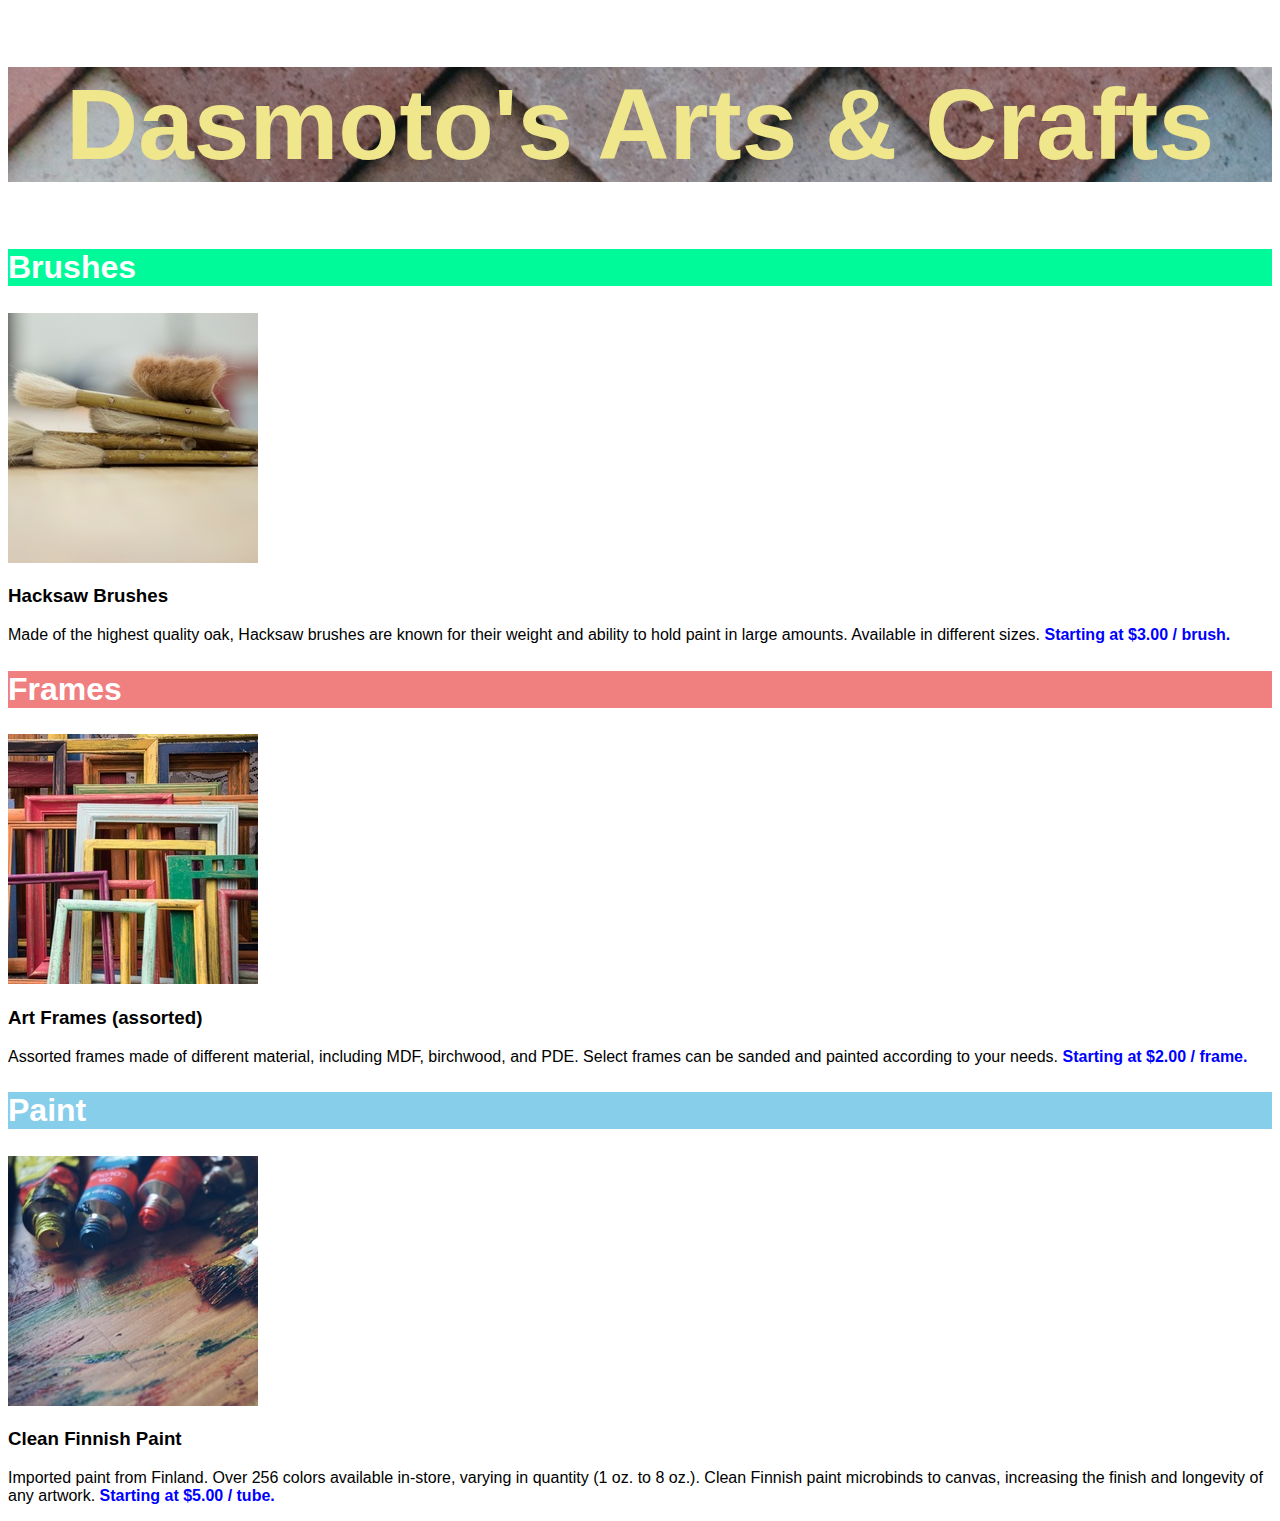
<file: index.html>
<!DOCTYPE html>
<html>
<head>
  <title>Dasmoto's Arts & Crafts</title>
  <link href="resources/css/index.css" type="text/css" rel="stylesheet">
</head>
<body>
<style>
    h1 {
  background-image: url("resources/images/pattern.jpeg");
  text-align: center;
  font-size: 100px;
  color: khaki;
}
</style>

  <h1>Dasmoto's Arts & Crafts</h1>

  <!-- Brushes Section -->

  <div class="item">
    <h2 id="brush">Brushes</h2>
    <img src="resources/images/brush.jpeg">
    <h3>Hacksaw Brushes</h3>
    <p>Made of the highest quality oak, Hacksaw brushes are known for their weight and ability to hold paint in large amounts. Available in different sizes. <span class="price">Starting at $3.00 / brush.</span></p>
  </div>

  <!-- Frames Section -->

  <div class="item">
    <h2 id="frame">Frames</h2>
    <img src="resources/images/frames.jpeg">
    <h3>Art Frames (assorted)</h3>
    <p>Assorted frames made of different material, including MDF, birchwood, and PDE. Select frames can be sanded and painted according to your needs. <span class="price">Starting at $2.00 / frame.</span></p>
  </div>

  <!-- Paint Section -->

  <div class="item">
    <h2 id="paint">Paint</h2>
    <img src="resources/images/finnish.jpeg">
    <h3>Clean Finnish Paint</h3>
    <p>Imported paint from Finland. Over 256 colors available in-store, varying in quantity (1 oz. to 8 oz.). Clean Finnish paint microbinds to canvas, increasing the finish and longevity of any artwork. <span class="price">Starting at $5.00 / tube.</span>
  </div>

</body>
</html>
</file>
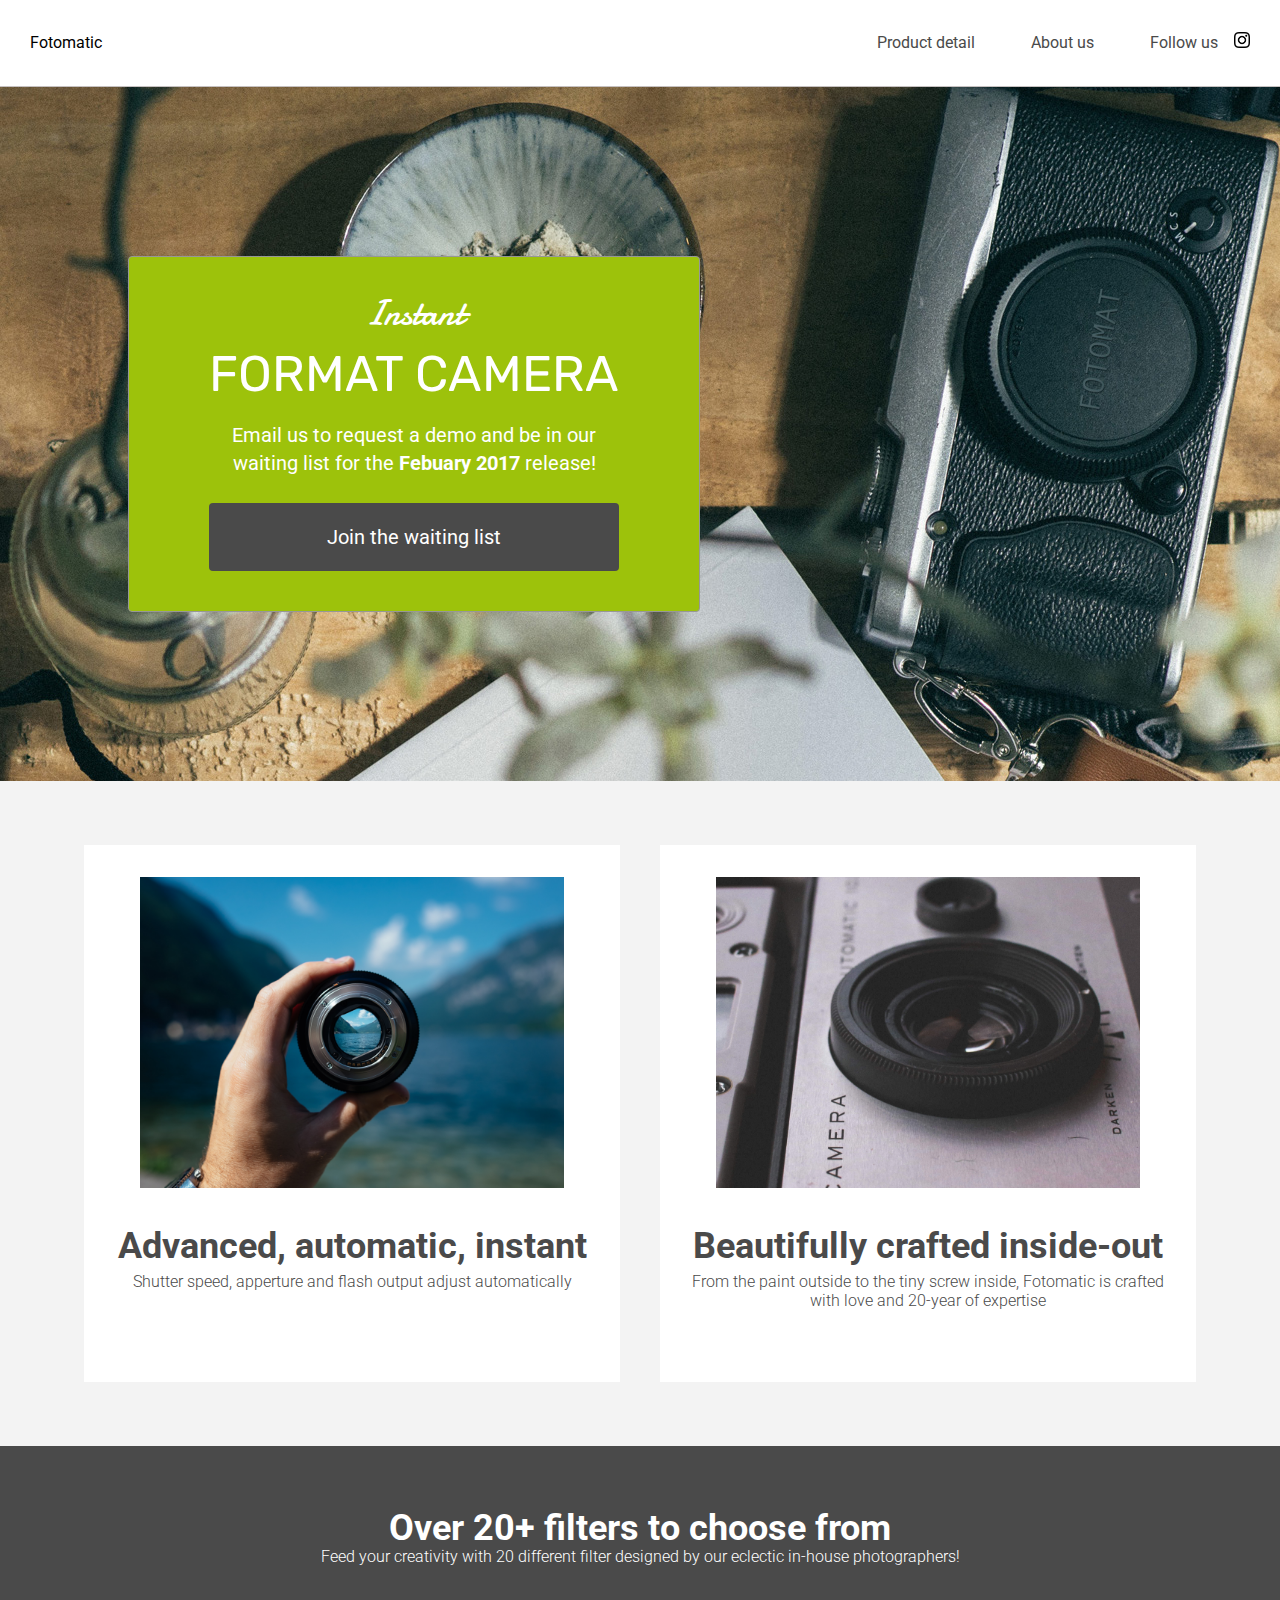
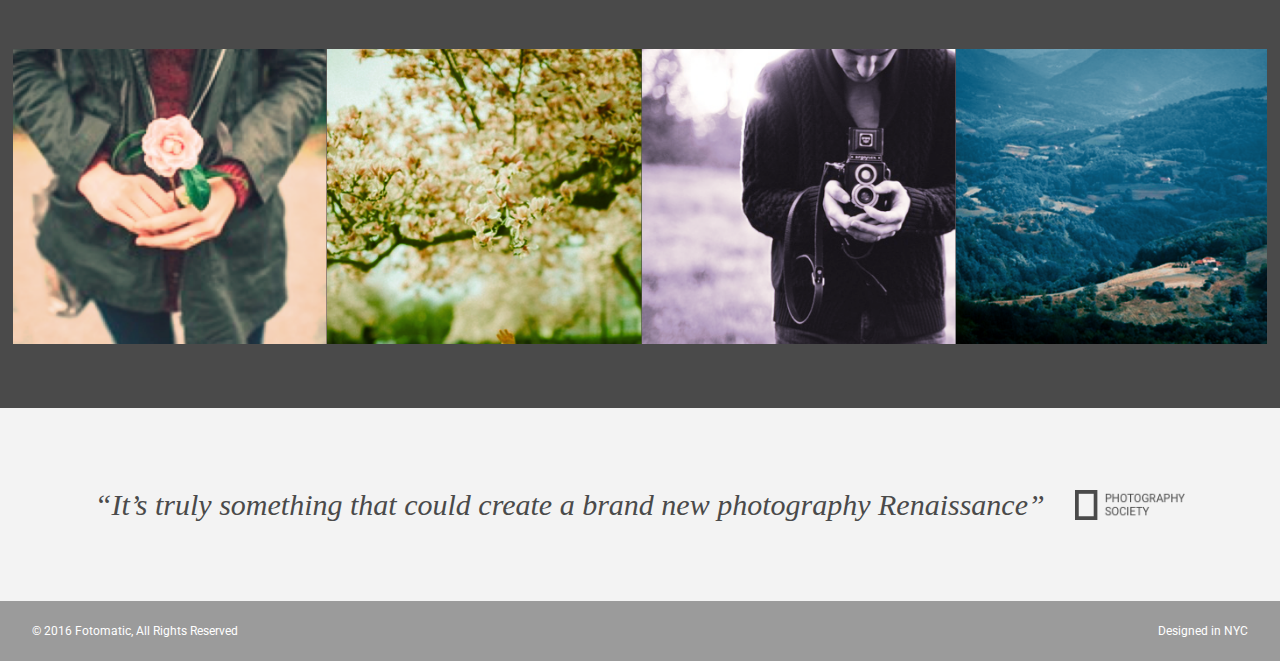
<file: fotomatic/index.html>
<!DOCTYPE html>
<html>
<head>
  <link href="https://fonts.googleapis.com/css?family=Damion" rel="stylesheet">
  <link href="https://fonts.googleapis.com/css?family=Rubik" rel="stylesheet">
  <link href="https://fonts.googleapis.com/css?family=Roboto:300,400,600,700" rel="stylesheet">
  <link rel="stylesheet" href="./resources/css/reset.css">
  <link rel="stylesheet" href="./resources/css/style.css">
  <title>Fotomatic</title>
</head>
<body>
  <!-- Header -->
  <header>
    <div class="content">
      <a href="index.html" class="desktop logo">Fotomatic</a>
      <nav class="desktop">
        <ul>
          <li><a href="#">Product detail</a></li>
          <li><a href="#">About us</a></li>
          <li><a href="https://www.instagram.com/" target="_blank">Follow us <img class="icon" src="./resources/images/instagram.png"></a></li>
          <li><a href="#" class="button">Join us</a></li>
        </ul>
      </nav>
      <nav class="mobile">
        <ul>
          <li><a href="#"><img src="./resources/images/ic-logo.svg"></a></li>
          <li><a href="#"><img src="./resources/images/ic-product-detail.svg"></a></li>
          <li><a href="#"><img src="./resources/images/ic-about-us.svg"></a></li>
          <li><a href="#" class="button">Join us</a></li>
        </ul>
      </nav>
    </div>
  </header>

  <!-- Main Content -->
  <div class="main-content">

    <!-- Sign Up Section -->
    <div id="sign-up-section" class="banner">
      <div id="sign-up-cta">
        <div class="content center">
          <div class="header">
            <h2 class="cursive">Instant</h2>
            <h1 class="striking">FORMAT CAMERA</h1>
          </div>
          <div class="email">
            <span>
              Email us to request a demo and be in our waiting list for the <strong>Febuary 2017</strong> release!
            </span>
            <div class="button">Join the waiting list</div>
          </div>
        </div>
      </div>
    </div>

    <!-- Features Section -->
    <div id="features-section">
      <div class="feature">
        <div class="center">
          <div class="image-container">
            <img src="./resources/images/feature-1.png" />
          </div>
          <div class="content">
            <h2>Advanced, automatic, instant</h2>
            <h3>Shutter speed, apperture and flash output adjust automatically</h3>
          </div>
        </div>
      </div>
      <div class="feature">
        <div class="center">
          <div class="image-container">
            <img src="./resources/images/feature-2.png" />
          </div>
          <div class="content">
            <h2>Beautifully crafted inside-out</h2>
            <h3>From the paint outside to the tiny screw inside, Fotomatic is crafted with love and 20-year of expertise</h3>
          </div>
        </div>
      </div>
    </div>

    <!-- Filters Section -->
    <div id="filters-section">
      <div class="content center">
        <h2>Over 20+ filters to choose from</h2>
        <h3>Feed your creativity with 20 different filter designed by our eclectic in-house photographers!</h3>
      </div>
      <div class="images-container">
        <div class="image-container">
          <img src="./resources/images/filter-1.png" />
        </div>
        <div class="image-container">
          <img src="./resources/images/filter-2.png" />
        </div>
        <div class="image-container">
          <img src="./resources/images/filter-3.png" />
        </div>
        <div class="image-container extra">
          <img src="./resources/images/filter-4.png" />
        </div>
      </div>
    </div>

    <!-- Quotes Section -->
    <div id="quotes-section">
      <div class="content center">
        <span class="quote">“It’s truly something that could create a brand new photography Renaissance”</span>
        <img class="quote-citation" src="./resources/images/photography-logo.png" />
      </div>
    </div>

    <!-- Footer -->
    <footer>
      <div class="content">
        <span class="copyright">© 2016  Fotomatic, All Rights Reserved</span>
        <span class="location">Designed in NYC</span>
      </div>
    </footer>

  </div>
</body>
</html>
</file>
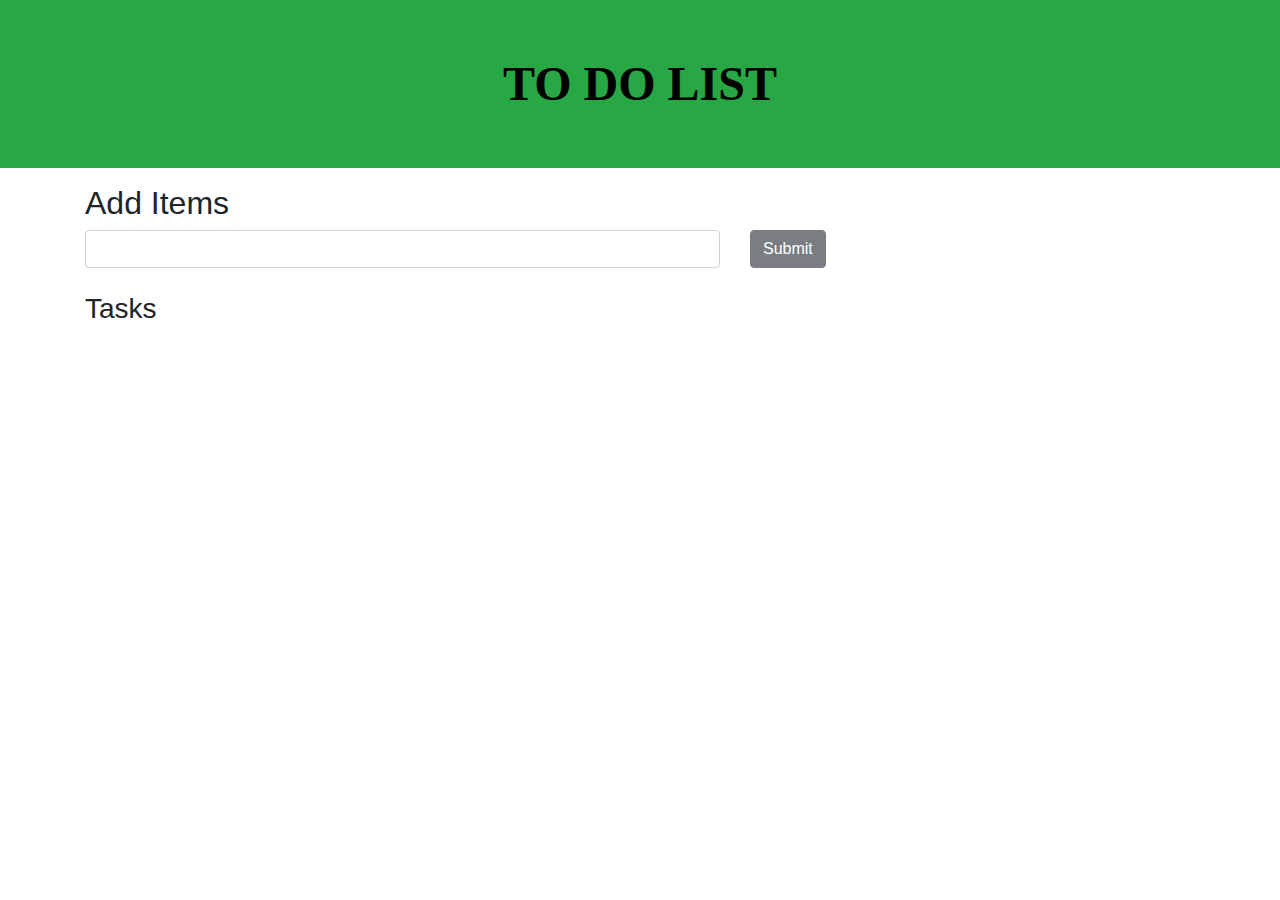
<file: TO DO LIST/index.html>
<!DOCTYPE html>
<html lang="en">

<head>
    <meta charset="UTF-8">
    <meta name="viewport" content="width=device-width, initial-scale=1.0">

    <link rel="stylesheet" href="https://stackpath.bootstrapcdn.com/bootstrap/4.3.1/css/bootstrap.min.css"
        integrity="sha384-ggOyR0iXCbMQv3Xipma34MD+dH/1fQ784/j6cY/iJTQUOhcWr7x9JvoRxT2MZw1T" crossorigin="anonymous">

    <script src="script.js"></script>

    <title>To Do List</title>
</head>

<body>
    <header class="bg-success text-white p-5">
        <div class="container">
            <div class="row">
                <div class="col-lg-12 col-md-12 col-sm-12">
                    <center>
                        <font face="Center" size="11" color="black">
                            <strong>TO DO LIST</strong>
                        </font>
                    </center>

                </div>
            </div>
        </div>
    </header>

    <div class="container mt-3">
        <h2>Add Items</h2>

        <label id="lblsuccess" class="text-success" style="display: none;">
        </label>

        <form id="addForm">
            <div class="row">
                <div class="col-lg-7 col-md-7 col-sm-7">

                    <input type="text" onkeyup="toggleButton(this, 'submit')" class="form-control" id="item">
                </div>

                <div class="col-lg-5 col-md-5 col-sm-5">
                    <input type="submit" class="btn btn-dark" id="submit" value="Submit" disabled>
                </div>
            </div>
        </form>

        <h3 class="mt-4">Tasks</h3>

        <form id="addForm">
            <ul class="list-group" id="items"></ul>
        </form>
    </div>
</body>

</html>
</file>
<file: resources/css/index.css>
h1,
h2,
h3,
p {
    font-family: "Helvetica", sans-serif;
}

.item h2 {
    font-size: 32px;
    font-weight: bold;
    color: white;
}

.price {
    font-weight: bold;
    color: blue;
}

#brush {
    background-color: mediumspringgreen;
}

#frame {
    background-color: lightcoral;
}

#paint {
    background-color: skyblue;
}
</file>
<file: fotomatic/resources/css/style.css>
/* Universal Styles */

html {
  font-family: "Roboto", sans-serif;
  font-size: 16px;
}

.main-content {
  position: relative;
  top: 5.3125rem; /* To offset for fixed header. */
}

.center {
  text-align: center;
}

.button {
  border-radius: 4px;
  background-color: #4a4a4a;
  color: white;
}

.image-container {
  overflow: hidden;
}

.image-container img {
  display: block;
  max-width: 100%;
}

@media only screen and (max-width: 895px) {
  .main-content {
    top: 2.5625rem;
  }
}

/* Header */

header {
  position: fixed;
  z-index: 100;
  width: 100%;
  border-bottom: solid 1px #c6c1c1;
  background-color: white;
}

header .content {
  display: flex;
  align-items: center;
  padding: 1.875rem;
}

header .logo {
  flex: 1;
}

header nav ul {
  display: flex;
}

nav li {
  padding-left: 3.5rem;
}

nav a {
  vertical-align: bottom;
  line-height: 1.6;
  font-size: 1rem;
  color: #4a4a4a;
}

nav .button {
  padding: .1875rem .5rem;
  background-color: #9dc20b;
  line-height: 1.6;
  color: white;
}

nav li:last-child {
  display: none;
}

header .icon {
  width: 1rem;
  padding-left: .75rem;
}

header .mobile {
  display: none;
}

@media only screen and (max-width: 895px) {
  nav li:last-child {
    display: block;
  }

  header .content {
    padding: 1rem 1rem;
  }
}

@media only screen and (max-width: 600px) {
  header .desktop {
    display: none;
  }

  header .mobile {
    display: block;
    width: 100%;
  }

  header .content {
    padding: .5rem 0;
  }

  header .mobile ul {
    display: flex;
    justify-content: space-around;
    align-items: center;
    width: 100%;
  }

  header .mobile li {
    padding: 0;
  }
}

/* Sign Up Section */

#sign-up-section {
  display: flex;
  justify-content: flex-start;
  align-items: flex-start;
  height: 43.5rem;
  background-image: url('../images/banner-landingpage.jpg');
  background-position: bottom;
  background-size: cover;
  background-repeat: no-repeat;
}

#sign-up-cta {
  position: relative;
  top: 171px;
  left: 10%;
  padding: 0 5rem 2.5rem 5rem;
  border: solid 1px #979797;
  border-radius: 4px;
  background-color: #9dc20b;
}

#sign-up-cta .content {
  width: 25.625rem;
  margin-top: 2rem;
  font-family: "Roboto", sans-serif;
  font-size: 1.25rem;
  line-height: 1.4;
  color: white;
}

#sign-up-cta h1 {
  font-size: 3.125rem;
}

#sign-up-cta h2 {
  font-size: 2.25rem;
}

#sign-up-cta span strong {
  font-weight: bold;
}

#sign-up-cta .cursive {
  font-family: "Damion", cursive;
}

#sign-up-cta .striking {
  font-family: "Rubik", sans-serif;
  padding-bottom: .75rem;
}

#sign-up-cta .button {
  margin-top: 1.625rem;
  padding: 1.25rem 7.25rem;
}

@media only screen and (max-width: 895px) {
  #sign-up-section {
    align-items: center;
    justify-content: center;
    height: 28rem;
  }

  #sign-up-cta {
    position: static;
    width: auto;
    height: auto;
    background-color: transparent;
    border: none;
  }

  #sign-up-cta .content {
    margin-top: 0;
  }

  #sign-up-cta .email {
    display: none;
  }

  #sign-up-cta h1 {
    font-size: 3.125rem;
  }

  #sign-up-cta h2 {
    font-size: 2.25rem;
  }
}

@media only screen and (max-width: 600px) {
  #sign-up-section {
    height: 20rem;
  }

  #sign-up-cta h1 {
    font-size: 2.25rem;
  }

  #sign-up-cta h2 {
    font-size: 2rem;
  }
}

/* Features Section */

#features-section {
  display: flex;
  justify-content: space-between;
  padding: 4rem 5%;
  background-color: #f3f3f3;
}

.feature {
  flex: 1;
  padding: 2rem;
  margin: 0px 1.25rem;
  background-color: white;
}

.feature .image-container {
  width: 90%;
  height: 65%;
  margin: 0 auto;
}

.feature .content {
  padding: 2.5rem 0;
}

.feature h2 {
  padding-bottom: .5rem;
  font-size: 2.25rem;
  font-weight: bold;
  color: #4a4a4a;
}

.feature h3 {
  font-size: 1rem;
  line-height: 1.2;
  font-weight: 300;
  color: #4a4a4a;
}

@media only screen and (max-width: 895px) {
  #features-section {
    padding: 1rem;
  }

  .feature {
    margin: 0px .5rem;
    padding: 1rem;
  }

  .feature h2 {
    font-size: 2rem;
    line-height: 1.3;
  }

  .feature h3 {
    font-size: .875rem;
    line-height: 1.4;
  }
}

@media only screen and (max-width: 600px) {
  #features-section {
    flex-flow: column;
    padding: 0;
  }

  .feature {
    margin: 0;
    padding: 1.25rem 1rem 0 1rem;
  }

  .feature .content {
    padding: 1.25rem 0 1.875rem 0;
  }
}

/* Filters Section */

#filters-section {
  padding: 4rem 0;
  background-color: #4a4a4a;
}

#filters-section .content {
  padding: 0 .625rem;
  margin-bottom: 5rem;
}

#filters-section .content h2 {
  font-size: 2.25rem;
  font-weight: bold;
  color: white;
}

#filters-section .content h3 {
  font-size: 1rem;
  line-height: 1.4;
  font-weight: 300;
  color: white;
}

#filters-section .images-container {
  display: flex;
  max-width: 100%;
  padding: 0 1%;
}

@media only screen and (max-width: 600px) {
  #filters-section {
    padding: 1.5rem 0 0 0;
  }

  #filters-section .content {
    margin-bottom: 1rem;
  }

  #filters-section .content h2 {
    padding-bottom: .625rem;
    font-size: 1.125rem;
    line-height: 1.3;
    font-weight: normal;
  }

  #filters-section .content h3 {
    font-size: .875rem;
    line-height: 1.4;
  }

  #filters-section .images-container {
    padding: 0;
  }

  #filters-section .extra {
    display: none;
  }
}

/* Quotes Section */

#quotes-section {
  background-color: #f3f3f3;
}

#quotes-section .content {
  display: flex;
  align-items: center;
  justify-content: center;
  padding: 5rem 1.5rem;
}

#quotes-section .quote {
  padding-right: 1.875rem;
  font-family: "Palatino", serif;
  font-size: 1.875rem;
  line-height: 1.1;
  font-style: italic;
  color: #4a4a4a;
}

#quotes-section .quote-citation {
  height: 1.875rem;
}

@media only screen and (max-width: 895px) {
  #quotes-section .content {
    padding: 3rem 1.5rem;
  }
}

@media only screen and (max-width: 600px) {
  #quotes-section .content {
    flex-flow: column;
    padding: 1.875rem .625rem;
  }

  #quotes-section .quote {
    font-size: 1.5rem;
    line-height: 1.4;
  }

  #quotes-section .quote-citation {
    display: block;
    padding-top: 1rem;
    margin: auto;
  }
}

/* Footer */

footer {
  background-color: #9b9b9b;
  padding: 1.5rem 2rem;
}

footer .content {
  color: white;
  display: flex;
  font-size: .75rem;
}

footer .copyright {
  flex-grow: 1;
}

@media only screen and (max-width: 600px) {
  footer .content {
    font-size: .625rem;
  }
}
</file>
